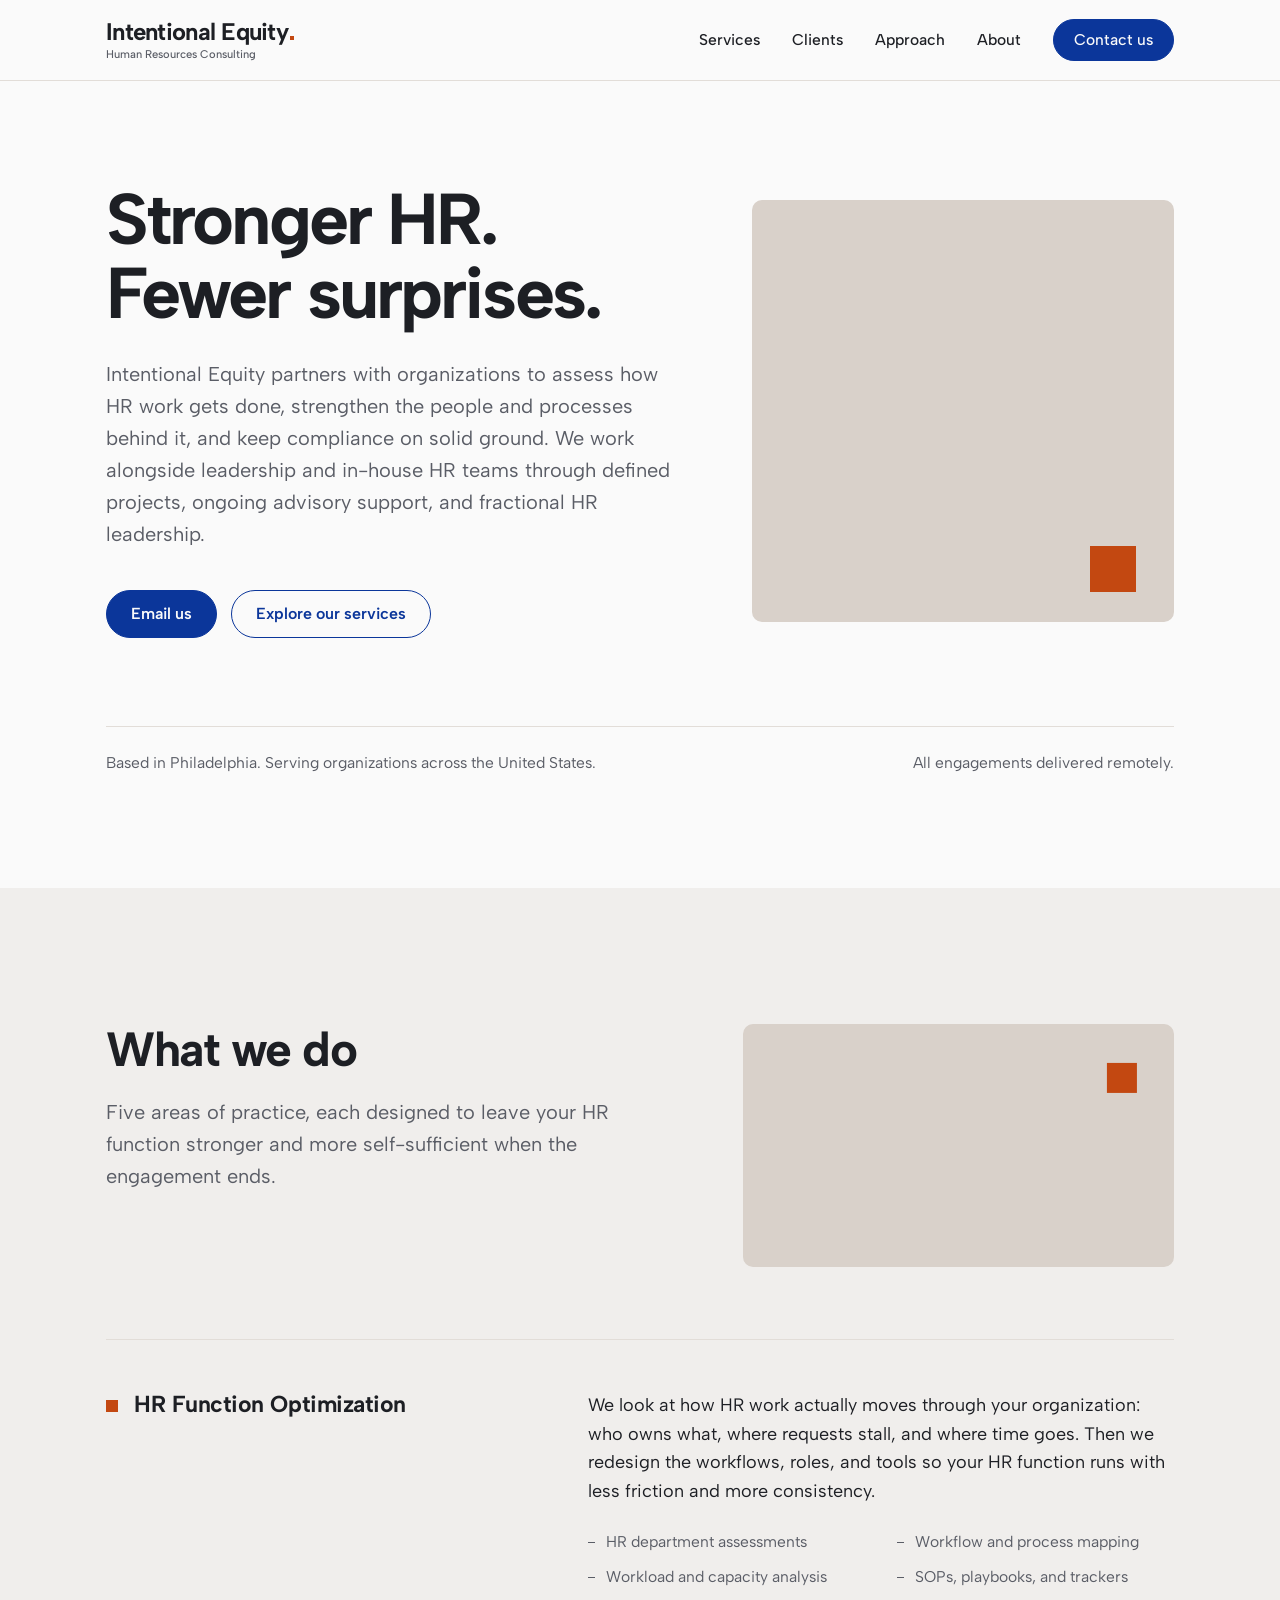
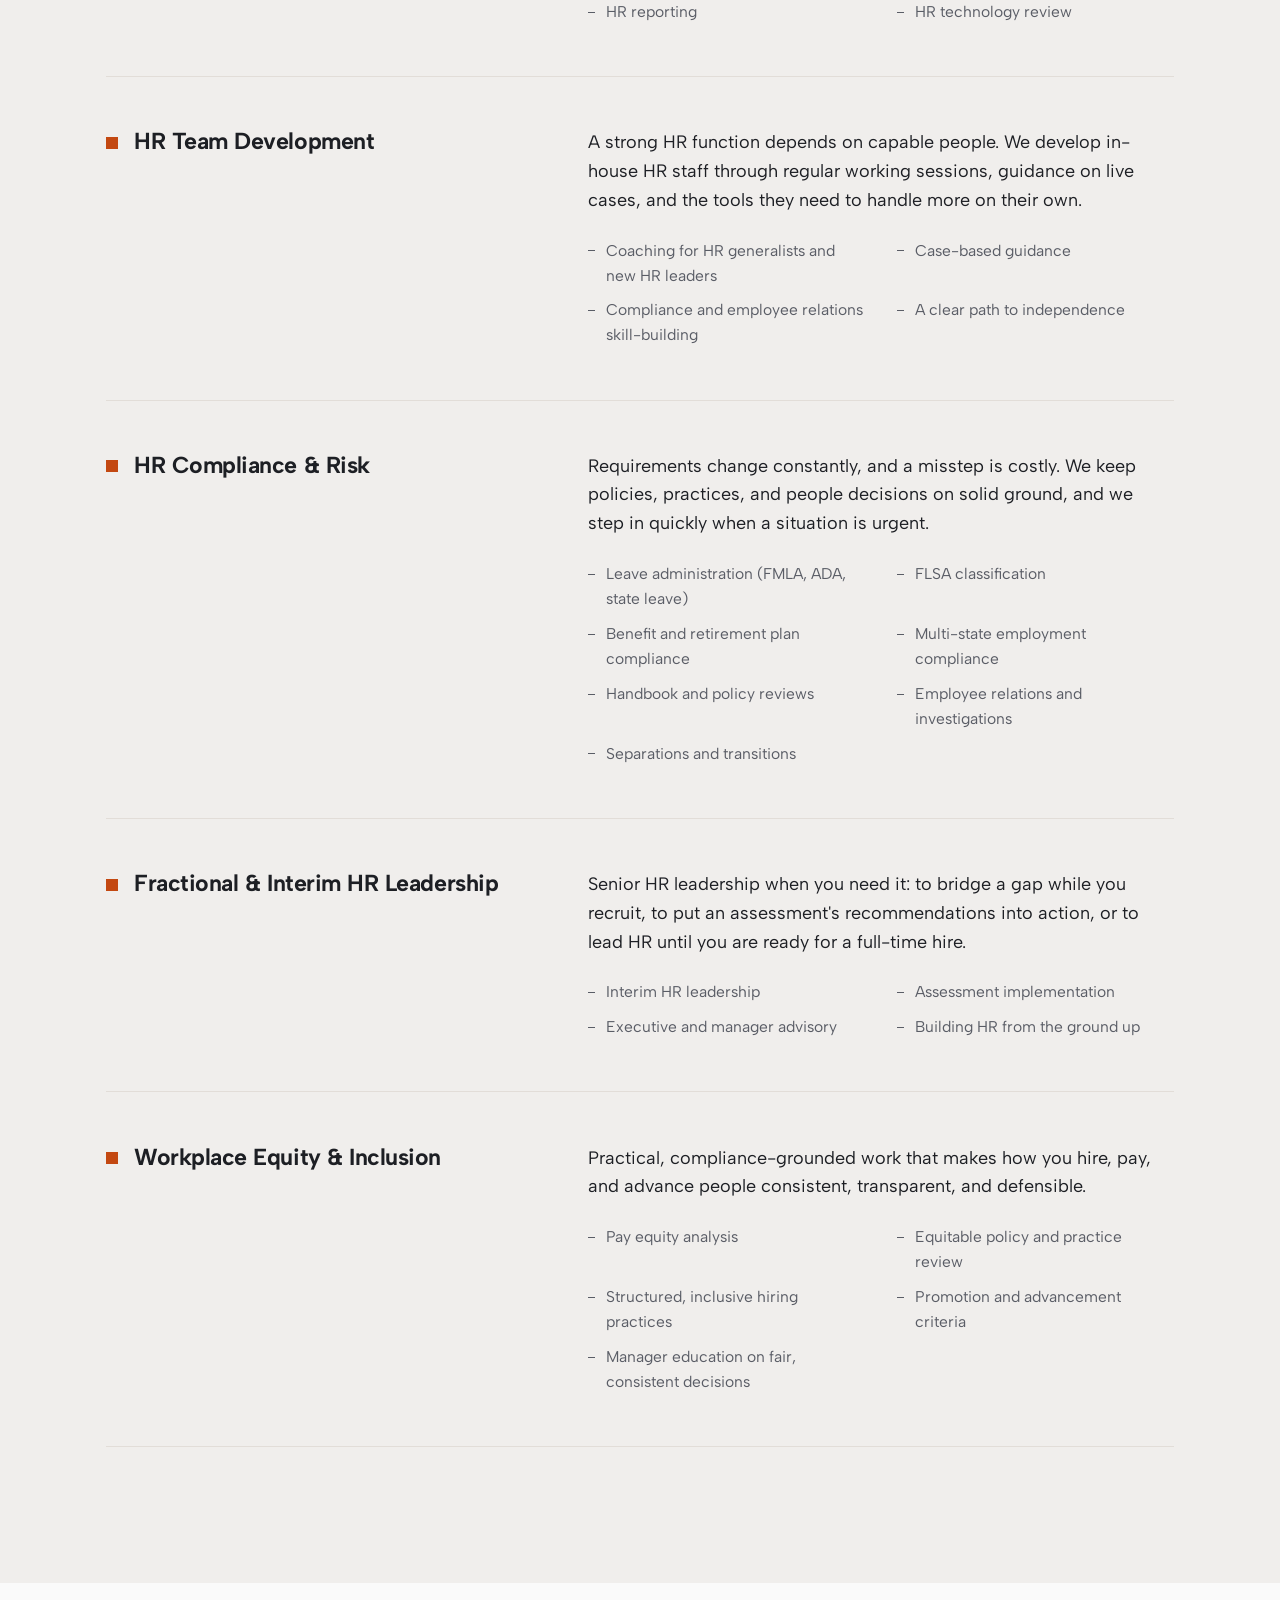
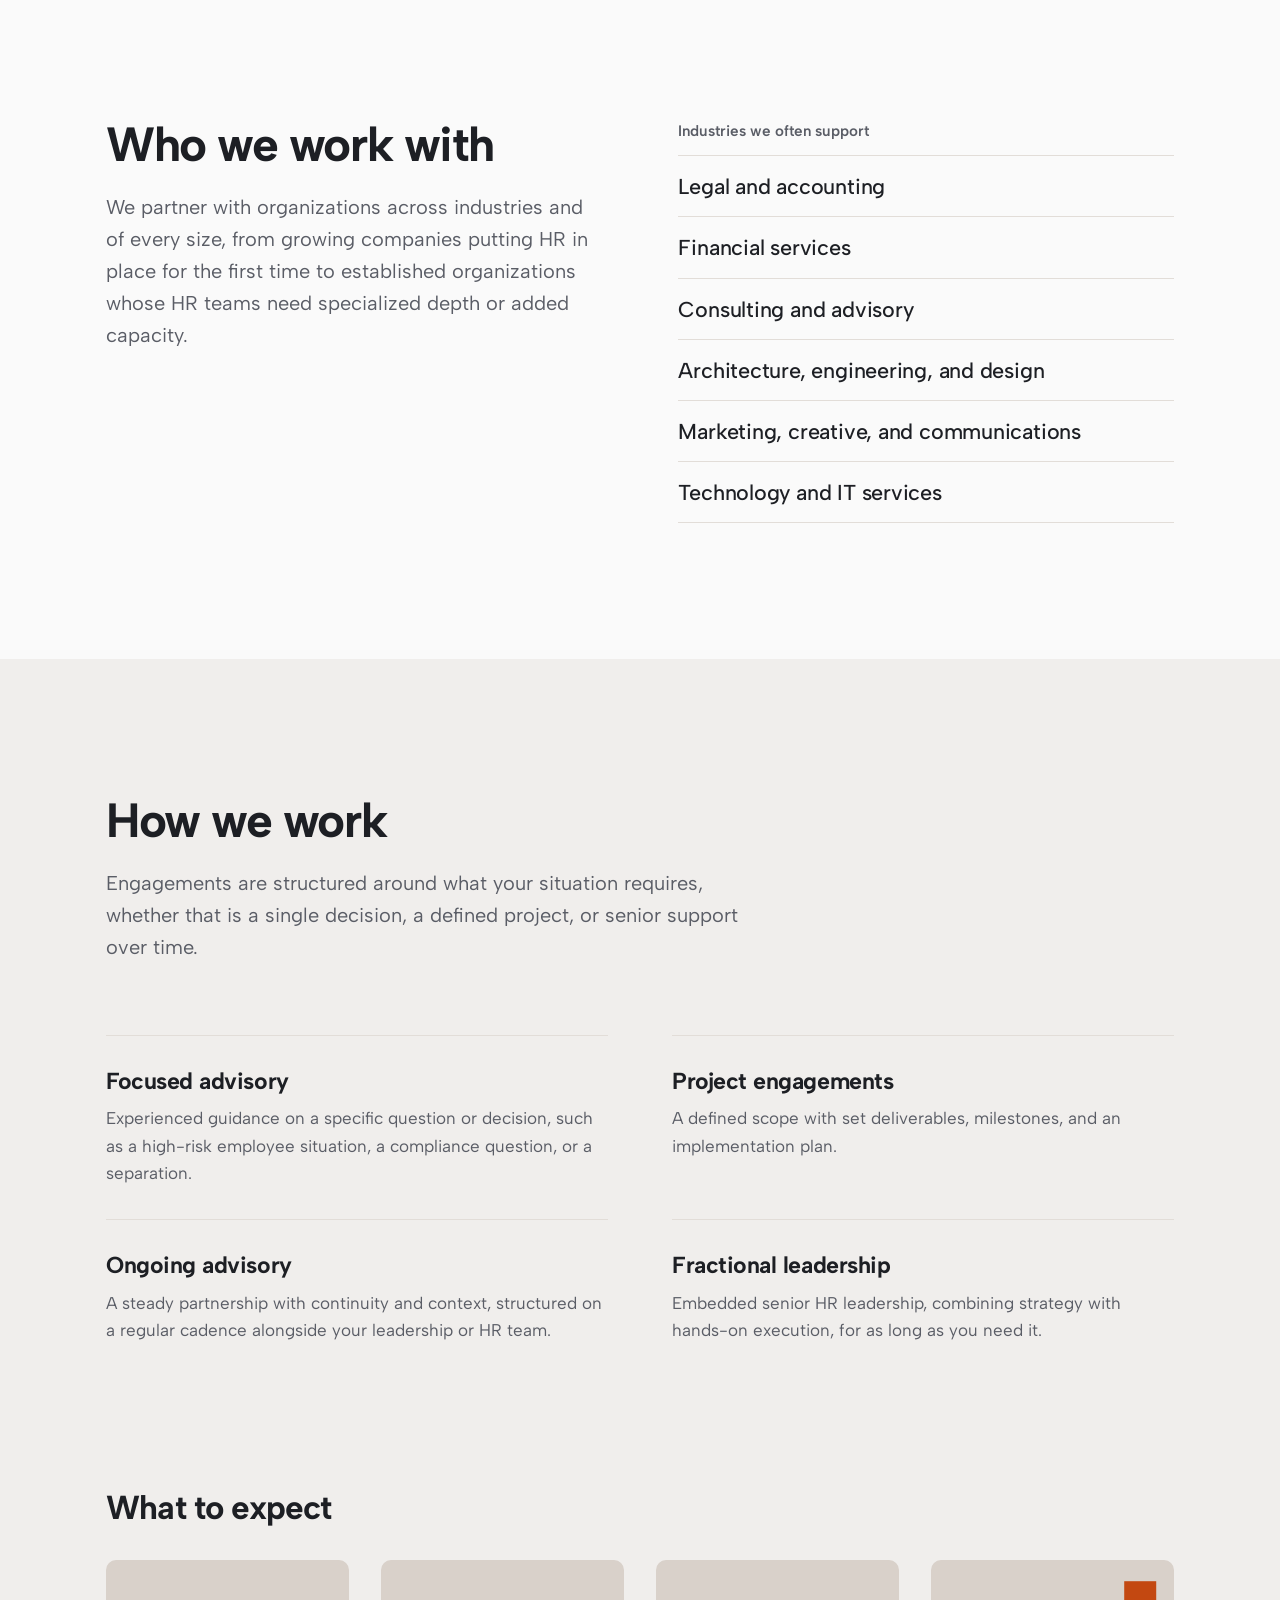
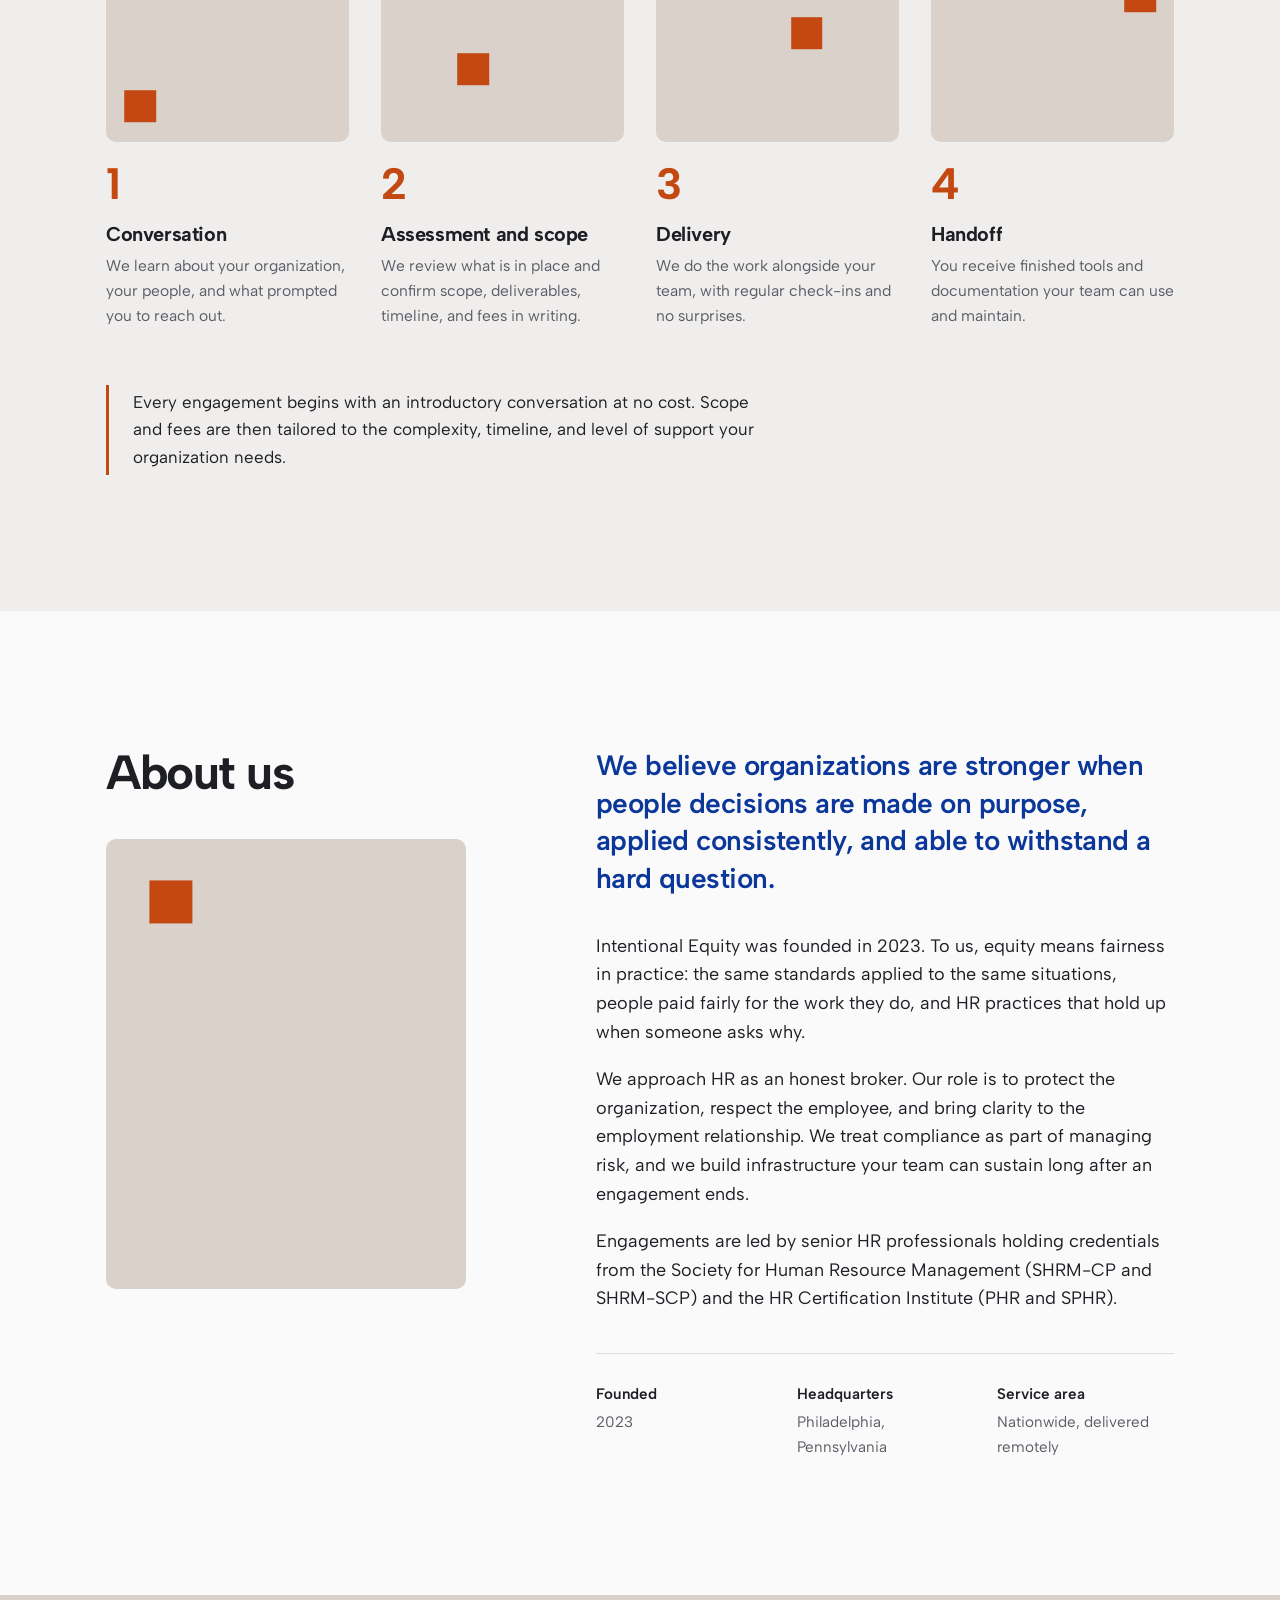
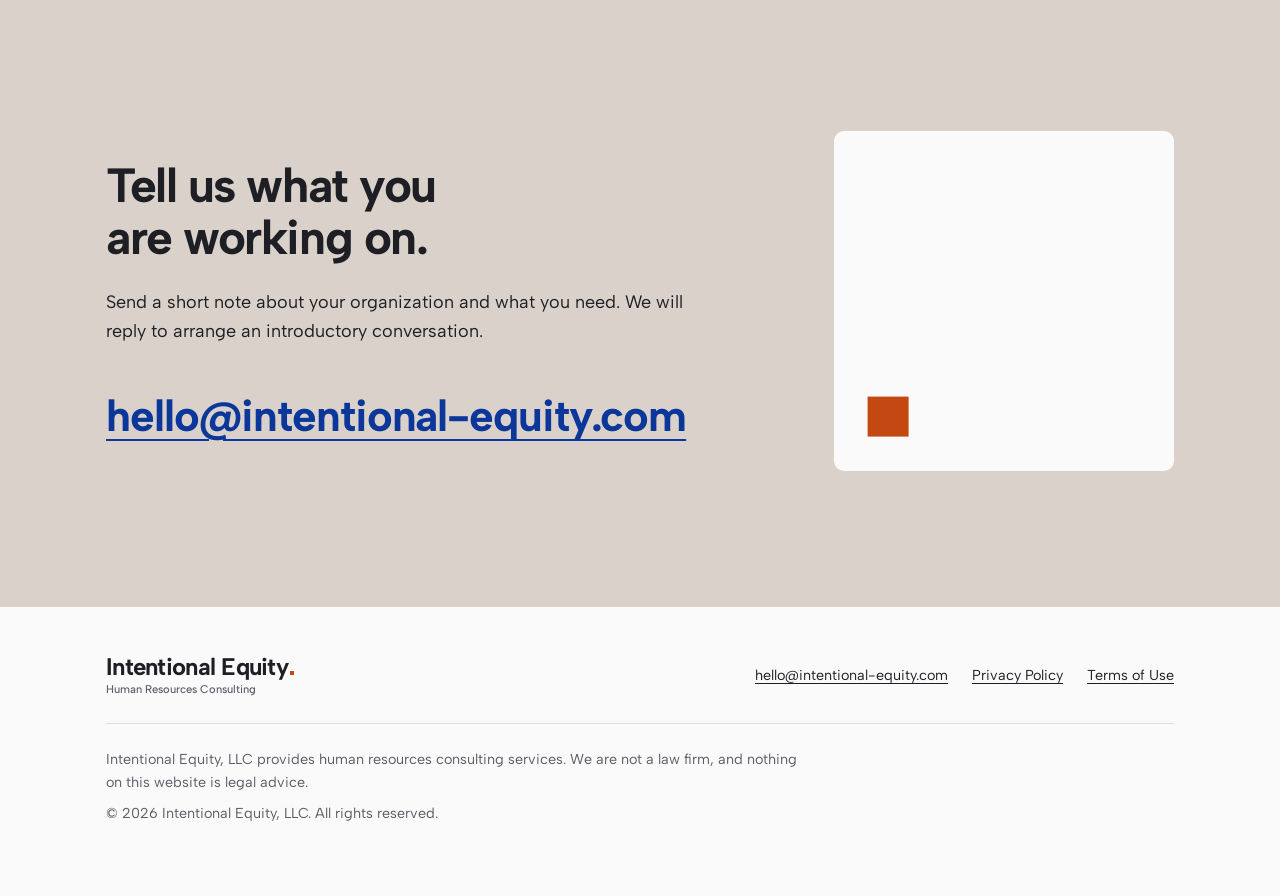
<file: index.html>
<!doctype html>
<html lang="en">
<head>
  <meta charset="utf-8">
  <meta name="viewport" content="width=device-width, initial-scale=1">
  <title>Intentional Equity | HR Operations, Compliance, and Fractional HR Leadership</title>
  <meta name="description" content="Intentional Equity is a boutique HR consultancy. We partner with organizations to strengthen how HR runs, develop in-house HR teams, keep compliance on solid ground, and provide fractional HR leadership.">
  <link rel="canonical" href="https://intentional-equity.com/">

  <meta property="og:type" content="website">
  <meta property="og:site_name" content="Intentional Equity">
  <meta property="og:title" content="Intentional Equity | Stronger HR. Fewer surprises.">
  <meta property="og:description" content="A boutique HR consultancy for HR function optimization, compliance, and fractional HR leadership.">
  <meta property="og:url" content="https://intentional-equity.com/">
  <meta property="og:image" content="https://intentional-equity.com/assets/og-image.png">
  <meta name="twitter:card" content="summary_large_image">

  <link rel="icon" href="assets/favicon.svg" type="image/svg+xml">
  <link rel="icon" href="assets/favicon-32.png" sizes="32x32" type="image/png">
  <link rel="apple-touch-icon" href="assets/apple-touch-icon.png">
  <meta name="theme-color" content="#FAFAFA">

  <link rel="preload" href="assets/fonts/albert-sans-latin-wght-normal.woff2" as="font" type="font/woff2" crossorigin>
  <link rel="stylesheet" href="assets/styles.css">

  <script type="application/ld+json">
  {
    "@context": "https://schema.org",
    "@type": "ProfessionalService",
    "name": "Intentional Equity, LLC",
    "url": "https://intentional-equity.com/",
    "logo": "https://intentional-equity.com/assets/logo/intentional-equity-logo.png",
    "description": "Boutique HR consultancy providing HR function optimization, HR team development, HR compliance, fractional HR leadership, and workplace equity services.",
    "foundingDate": "2023",
    "address": {
      "@type": "PostalAddress",
      "addressLocality": "Philadelphia",
      "addressRegion": "PA",
      "addressCountry": "US"
    },
    "areaServed": { "@type": "Country", "name": "United States" }
  }
  </script>
</head>
<body>
  <a class="skip" href="#main">Skip to content</a>

  <header class="site-header" id="top">
    <div class="wrap header-inner">
      <a class="logo" href="#top" aria-label="Intentional Equity, Human Resources Consulting, back to top">
        <span class="logo-name">Intentional Equity</span>
        <span class="logo-tag">Human Resources Consulting</span>
      </a>
      <nav class="site-nav" aria-label="Primary">
        <ul>
          <li><a href="#services">Services</a></li>
          <li><a href="#clients">Clients</a></li>
          <li><a href="#approach">Approach</a></li>
          <li><a href="#about">About</a></li>
          <li><a class="btn btn-primary" href="#contact">Contact us</a></li>
        </ul>
      </nav>
    </div>
  </header>

  <main id="main">

    <!-- Hero -->
    <section class="hero" aria-labelledby="hero-title">
      <div class="wrap">
        <div class="hero-grid">
          <div>
            <h1 id="hero-title"><span>Stronger HR.</span> <span>Fewer surprises.</span></h1>
            <p class="lede">Intentional Equity partners with organizations to assess how HR work gets done, strengthen the people and processes behind it, and keep compliance on solid ground. We work alongside leadership and in-house HR teams through defined projects, ongoing advisory support, and fractional HR leadership.</p>
            <div class="hero-actions">
              <a class="btn btn-primary js-email" href="#contact" data-subject="Inquiry from intentional-equity.com">Email us</a>
              <a class="btn btn-ghost" href="#services">Explore our services</a>
            </div>
          </div>
          <div class="hero-visual" aria-hidden="true"></div>
        </div>
        <div class="hero-note">
          <p>Based in Philadelphia. Serving organizations across the United States.</p>
          <p>All engagements delivered remotely.</p>
        </div>
      </div>
    </section>

    <!-- Services -->
    <section class="services" id="services" aria-labelledby="services-title">
      <div class="wrap">
        <div class="head-with-art">
          <div class="section-head">
            <h2 id="services-title">What we do</h2>
            <p class="lede">Five areas of practice, each designed to leave your HR function stronger and more self-sufficient when the engagement ends.</p>
          </div>
          <div class="motif motif-wide" style="--x: 88%; --y: 22%;" aria-hidden="true"></div>
        </div>

        <article class="service" id="svc-optimization">
          <div class="service-title">
            <h3>HR Function Optimization</h3>
          </div>
          <div class="service-body">
            <p>We look at how HR work actually moves through your organization: who owns what, where requests stall, and where time goes. Then we redesign the workflows, roles, and tools so your HR function runs with less friction and more consistency.</p>
            <ul class="service-list">
              <li>HR department assessments</li>
              <li>Workflow and process mapping</li>
              <li>Workload and capacity analysis</li>
              <li>SOPs, playbooks, and trackers</li>
              <li>HR reporting</li>
              <li>HR technology review</li>
            </ul>
          </div>
        </article>

        <article class="service" id="svc-team">
          <div class="service-title">
            <h3>HR Team Development</h3>
          </div>
          <div class="service-body">
            <p>A strong HR function depends on capable people. We develop in-house HR staff through regular working sessions, guidance on live cases, and the tools they need to handle more on their own.</p>
            <ul class="service-list">
              <li>Coaching for HR generalists and new HR leaders</li>
              <li>Case-based guidance</li>
              <li>Compliance and employee relations skill-building</li>
              <li>A clear path to independence</li>
            </ul>
          </div>
        </article>

        <article class="service" id="svc-compliance">
          <div class="service-title">
            <h3>HR Compliance &amp; Risk</h3>
          </div>
          <div class="service-body">
            <p>Requirements change constantly, and a misstep is costly. We keep policies, practices, and people decisions on solid ground, and we step in quickly when a situation is urgent.</p>
            <ul class="service-list">
              <li>Leave administration (FMLA, ADA, state leave)</li>
              <li>FLSA classification</li>
              <li>Benefit and retirement plan compliance</li>
              <li>Multi-state employment compliance</li>
              <li>Handbook and policy reviews</li>
              <li>Employee relations and investigations</li>
              <li>Separations and transitions</li>
            </ul>
          </div>
        </article>

        <article class="service" id="svc-fractional">
          <div class="service-title">
            <h3>Fractional &amp; Interim HR Leadership</h3>
          </div>
          <div class="service-body">
            <p>Senior HR leadership when you need it: to bridge a gap while you recruit, to put an assessment's recommendations into action, or to lead HR until you are ready for a full-time hire.</p>
            <ul class="service-list">
              <li>Interim HR leadership</li>
              <li>Assessment implementation</li>
              <li>Executive and manager advisory</li>
              <li>Building HR from the ground up</li>
            </ul>
          </div>
        </article>

        <article class="service" id="svc-equity">
          <div class="service-title">
            <h3>Workplace Equity &amp; Inclusion</h3>
          </div>
          <div class="service-body">
            <p>Practical, compliance-grounded work that makes how you hire, pay, and advance people consistent, transparent, and defensible.</p>
            <ul class="service-list">
              <li>Pay equity analysis</li>
              <li>Equitable policy and practice review</li>
              <li>Structured, inclusive hiring practices</li>
              <li>Promotion and advancement criteria</li>
              <li>Manager education on fair, consistent decisions</li>
            </ul>
          </div>
        </article>
      </div>
    </section>

    <!-- Clients -->
    <section class="clients" id="clients" aria-labelledby="clients-title">
      <div class="wrap clients-grid">
        <div class="section-head">
          <h2 id="clients-title">Who we work with</h2>
          <p class="lede">We partner with organizations across industries and of every size, from growing companies putting HR in place for the first time to established organizations whose HR teams need specialized depth or added capacity.</p>
        </div>
        <div>
          <p class="industry-label">Industries we often support</p>
          <ul class="industry-list">
            <li>Legal and accounting</li>
            <li>Financial services</li>
            <li>Consulting and advisory</li>
            <li>Architecture, engineering, and design</li>
            <li>Marketing, creative, and communications</li>
            <li>Technology and IT services</li>
          </ul>
        </div>
      </div>
    </section>

    <!-- Approach -->
    <section class="approach" id="approach" aria-labelledby="approach-title">
      <div class="wrap">
        <div class="section-head">
          <h2 id="approach-title">How we work</h2>
          <p class="lede">Engagements are structured around what your situation requires, whether that is a single decision, a defined project, or senior support over time.</p>
        </div>

        <div class="models">
          <div class="model">
            <h3>Focused advisory</h3>
            <p>Experienced guidance on a specific question or decision, such as a high-risk employee situation, a compliance question, or a separation.</p>
          </div>
          <div class="model">
            <h3>Project engagements</h3>
            <p>A defined scope with set deliverables, milestones, and an implementation plan.</p>
          </div>
          <div class="model">
            <h3>Ongoing advisory</h3>
            <p>A steady partnership with continuity and context, structured on a regular cadence alongside your leadership or HR team.</p>
          </div>
          <div class="model">
            <h3>Fractional leadership</h3>
            <p>Embedded senior HR leadership, combining strategy with hands-on execution, for as long as you need it.</p>
          </div>
        </div>

        <h3 class="process-head">What to expect</h3>
        <ol class="process">
          <li>
            <div class="motif motif-step" style="--x: 14%; --y: 80%;" aria-hidden="true"></div>
            <h3>Conversation</h3>
            <p>We learn about your organization, your people, and what prompted you to reach out.</p>
          </li>
          <li>
            <div class="motif motif-step" style="--x: 38%; --y: 60%;" aria-hidden="true"></div>
            <h3>Assessment and scope</h3>
            <p>We review what is in place and confirm scope, deliverables, timeline, and fees in writing.</p>
          </li>
          <li>
            <div class="motif motif-step" style="--x: 62%; --y: 40%;" aria-hidden="true"></div>
            <h3>Delivery</h3>
            <p>We do the work alongside your team, with regular check-ins and no surprises.</p>
          </li>
          <li>
            <div class="motif motif-step" style="--x: 86%; --y: 20%;" aria-hidden="true"></div>
            <h3>Handoff</h3>
            <p>You receive finished tools and documentation your team can use and maintain.</p>
          </li>
        </ol>

        <div class="fees">
          <p>Every engagement begins with an introductory conversation at no cost. Scope and fees are then tailored to the complexity, timeline, and level of support your organization needs.</p>
        </div>
      </div>
    </section>

    <!-- About -->
    <section class="about" id="about" aria-labelledby="about-title">
      <div class="wrap about-grid">
        <div class="about-side">
          <h2 id="about-title">About us</h2>
          <div class="motif motif-tall" style="--x: 18%; --y: 14%;" aria-hidden="true"></div>
        </div>
        <div class="about-body">
          <p class="pull">We believe organizations are stronger when people decisions are made on purpose, applied consistently, and able to withstand a hard question.</p>
          <p>Intentional Equity was founded in 2023. To us, equity means fairness in practice: the same standards applied to the same situations, people paid fairly for the work they do, and HR practices that hold up when someone asks why.</p>
          <p>We approach HR as an honest broker. Our role is to protect the organization, respect the employee, and bring clarity to the employment relationship. We treat compliance as part of managing risk, and we build infrastructure your team can sustain long after an engagement ends.</p>
          <p>Engagements are led by senior HR professionals holding credentials from the Society for Human Resource Management (SHRM-CP and SHRM-SCP) and the HR Certification Institute (PHR and SPHR).</p>
          <dl class="about-facts">
            <div>
              <dt>Founded</dt>
              <dd>2023</dd>
            </div>
            <div>
              <dt>Headquarters</dt>
              <dd>Philadelphia, Pennsylvania</dd>
            </div>
            <div>
              <dt>Service area</dt>
              <dd>Nationwide, delivered remotely</dd>
            </div>
          </dl>
        </div>
      </div>
    </section>

    <!-- Contact -->
    <section class="contact" id="contact" aria-labelledby="contact-title">
      <div class="wrap contact-grid">
        <div>
          <h2 id="contact-title">Tell us what you are working on.</h2>
          <p>Send a short note about your organization and what you need. We will reply to arrange an introductory conversation.</p>
          <a class="contact-email js-email" href="#contact" data-subject="Inquiry from intentional-equity.com" data-show-address>hello [at] intentional-equity.com</a>
        </div>
        <div class="motif motif-light motif-contact" style="--x: 16%; --y: 84%;" aria-hidden="true"></div>
      </div>
    </section>

  </main>

  <footer class="site-footer">
    <div class="wrap">
      <div class="footer-top">
        <a class="logo" href="#top" aria-label="Intentional Equity, back to top">
          <span class="logo-name">Intentional Equity</span>
          <span class="logo-tag">Human Resources Consulting</span>
        </a>
        <ul class="footer-links">
          <li><a class="js-email" href="#" data-show-address>hello [at] intentional-equity.com</a></li>
          <li><a href="privacy.html">Privacy Policy</a></li>
          <li><a href="terms.html">Terms of Use</a></li>
        </ul>
      </div>
      <p class="disclaimer">Intentional Equity, LLC provides human resources consulting services. We are not a law firm, and nothing on this website is legal advice.</p>
      <p>&copy; <span data-year>2026</span> Intentional Equity, LLC. All rights reserved.</p>
    </div>
  </footer>

  <script>
    (function () {
      var y = document.querySelector('[data-year]');
      if (y) { y.textContent = new Date().getFullYear(); }
    })();
  </script>
  <script src="assets/email.js"></script>
</body>
</html>
</file>
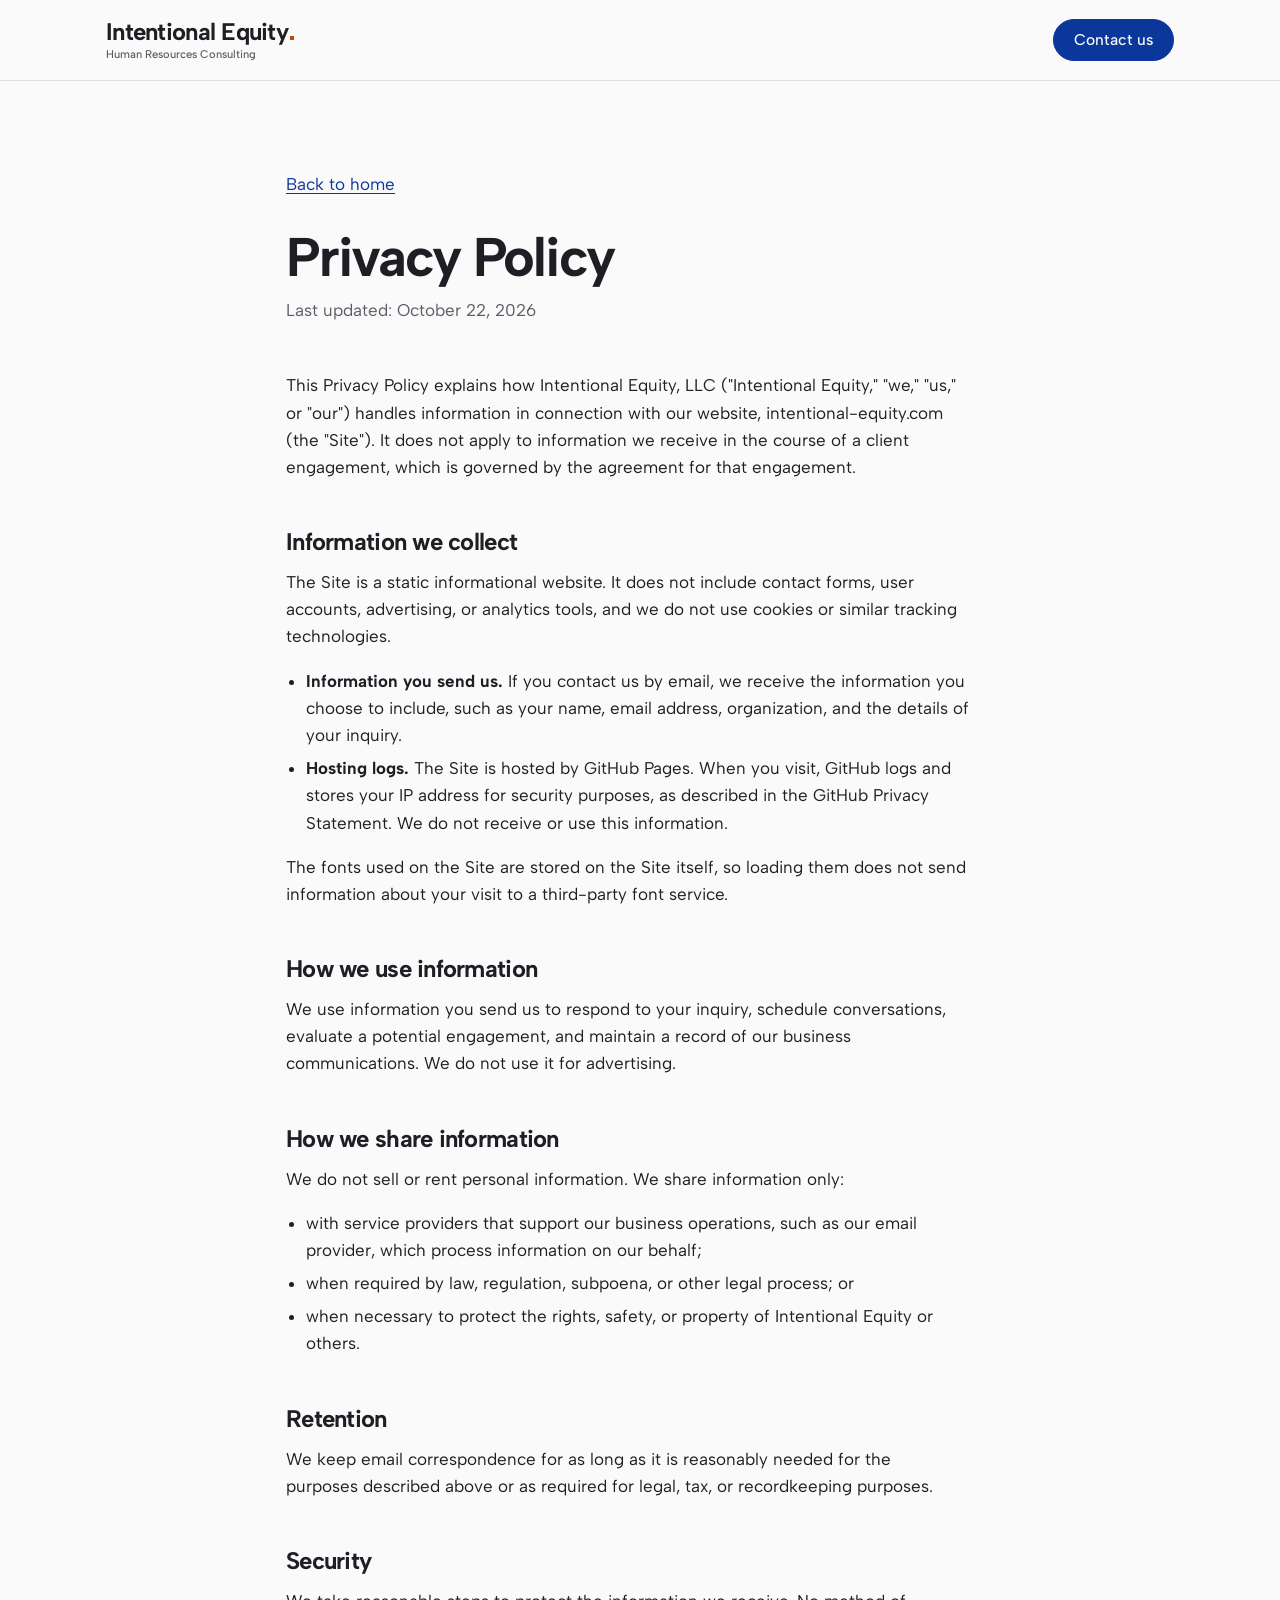
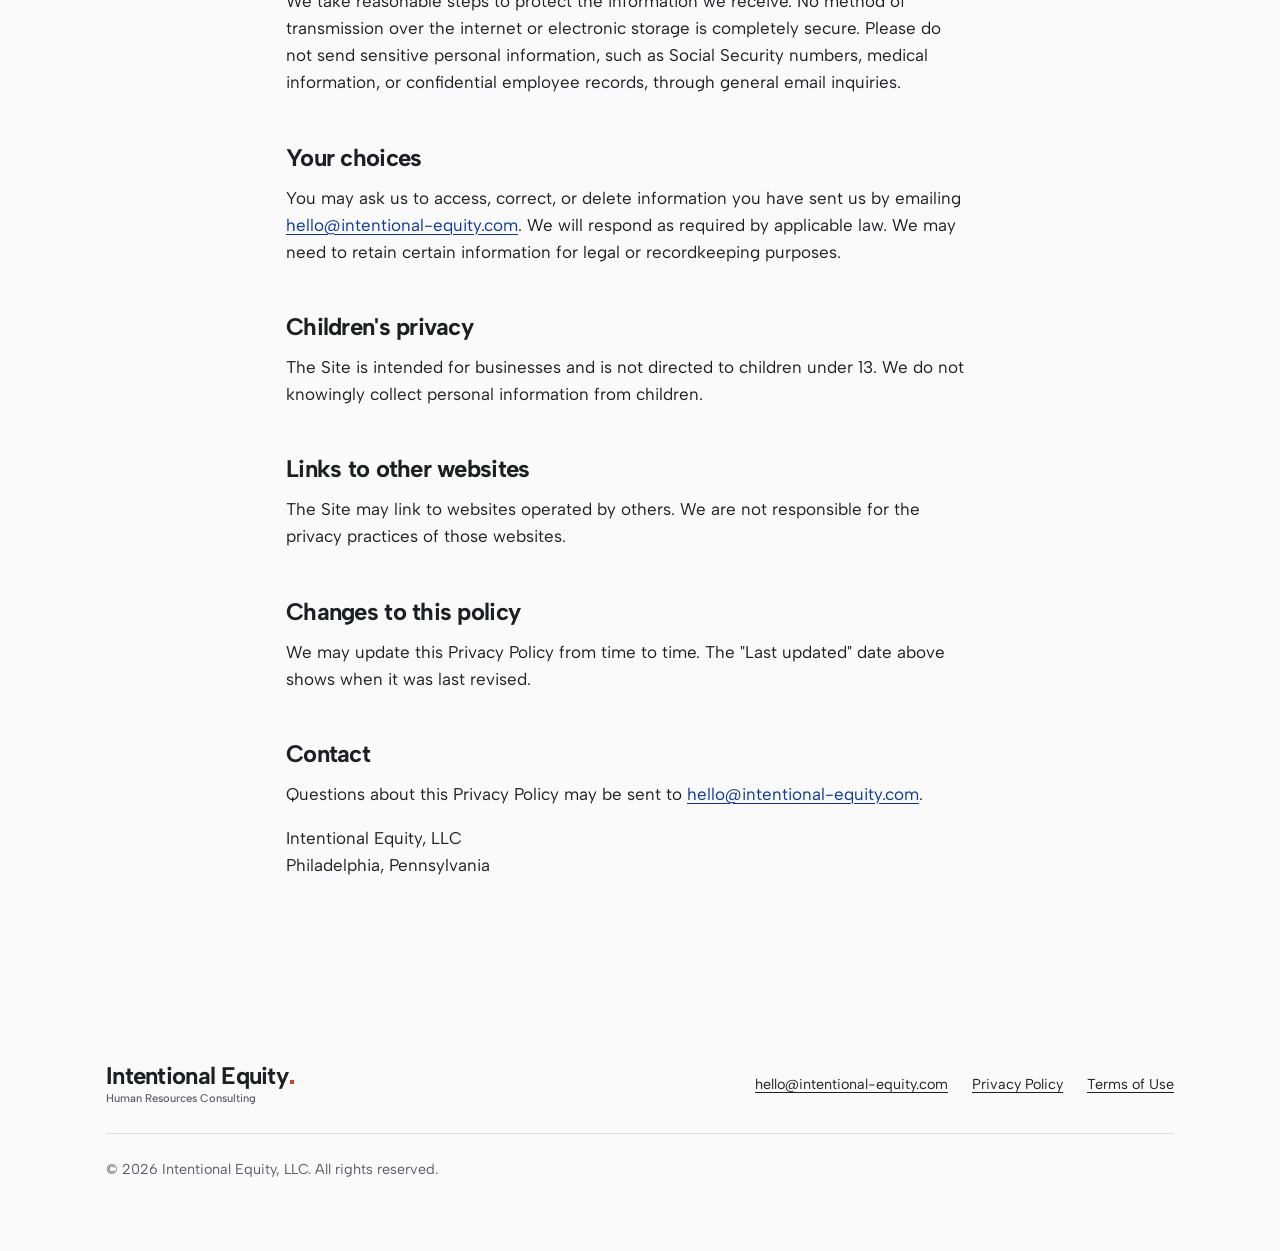
<file: privacy.html>
<!doctype html>
<html lang="en">
<head>
  <meta charset="utf-8">
  <meta name="viewport" content="width=device-width, initial-scale=1">
  <title>Privacy Policy | Intentional Equity</title>
  <meta name="description" content="How Intentional Equity, LLC handles information collected through intentional-equity.com.">
  <link rel="canonical" href="https://intentional-equity.com/privacy.html">
  <link rel="icon" href="assets/favicon.svg" type="image/svg+xml">
  <link rel="icon" href="assets/favicon-32.png" sizes="32x32" type="image/png">
  <link rel="apple-touch-icon" href="assets/apple-touch-icon.png">
  <meta name="theme-color" content="#FAFAFA">
  <link rel="stylesheet" href="assets/styles.css">
</head>
<body>
  <a class="skip" href="#main">Skip to content</a>

  <header class="site-header">
    <div class="wrap header-inner">
      <a class="logo" href="index.html" aria-label="Intentional Equity, home">
        <span class="logo-name">Intentional Equity</span>
        <span class="logo-tag">Human Resources Consulting</span>
      </a>
      <nav class="site-nav" aria-label="Primary">
        <ul>
          <li><a class="btn btn-primary" href="index.html#contact">Contact us</a></li>
        </ul>
      </nav>
    </div>
  </header>

  <main id="main" class="legal">
    <div class="wrap">
      <a class="back" href="index.html">Back to home</a>
      <h1>Privacy Policy</h1>
      <p class="effective">Last updated: October 22, 2026</p>

      <p>This Privacy Policy explains how Intentional Equity, LLC ("Intentional Equity," "we," "us," or "our") handles information in connection with our website, intentional-equity.com (the "Site"). It does not apply to information we receive in the course of a client engagement, which is governed by the agreement for that engagement.</p>

      <h2>Information we collect</h2>
      <p>The Site is a static informational website. It does not include contact forms, user accounts, advertising, or analytics tools, and we do not use cookies or similar tracking technologies.</p>
      <ul>
        <li><strong>Information you send us.</strong> If you contact us by email, we receive the information you choose to include, such as your name, email address, organization, and the details of your inquiry.</li>
        <li><strong>Hosting logs.</strong> The Site is hosted by GitHub Pages. When you visit, GitHub logs and stores your IP address for security purposes, as described in the GitHub Privacy Statement. We do not receive or use this information.</li>
      </ul>
      <p>The fonts used on the Site are stored on the Site itself, so loading them does not send information about your visit to a third-party font service.</p>

      <h2>How we use information</h2>
      <p>We use information you send us to respond to your inquiry, schedule conversations, evaluate a potential engagement, and maintain a record of our business communications. We do not use it for advertising.</p>

      <h2>How we share information</h2>
      <p>We do not sell or rent personal information. We share information only:</p>
      <ul>
        <li>with service providers that support our business operations, such as our email provider, which process information on our behalf;</li>
        <li>when required by law, regulation, subpoena, or other legal process; or</li>
        <li>when necessary to protect the rights, safety, or property of Intentional Equity or others.</li>
      </ul>

      <h2>Retention</h2>
      <p>We keep email correspondence for as long as it is reasonably needed for the purposes described above or as required for legal, tax, or recordkeeping purposes.</p>

      <h2>Security</h2>
      <p>We take reasonable steps to protect the information we receive. No method of transmission over the internet or electronic storage is completely secure. Please do not send sensitive personal information, such as Social Security numbers, medical information, or confidential employee records, through general email inquiries.</p>

      <h2>Your choices</h2>
      <p>You may ask us to access, correct, or delete information you have sent us by emailing <a class="js-email" href="#" data-show-address>hello [at] intentional-equity.com</a>. We will respond as required by applicable law. We may need to retain certain information for legal or recordkeeping purposes.</p>

      <h2>Children's privacy</h2>
      <p>The Site is intended for businesses and is not directed to children under 13. We do not knowingly collect personal information from children.</p>

      <h2>Links to other websites</h2>
      <p>The Site may link to websites operated by others. We are not responsible for the privacy practices of those websites.</p>

      <h2>Changes to this policy</h2>
      <p>We may update this Privacy Policy from time to time. The "Last updated" date above shows when it was last revised.</p>

      <h2>Contact</h2>
      <p>Questions about this Privacy Policy may be sent to <a class="js-email" href="#" data-show-address>hello [at] intentional-equity.com</a>.</p>
      <p>Intentional Equity, LLC<br>Philadelphia, Pennsylvania</p>
    </div>
  </main>

  <footer class="site-footer">
    <div class="wrap">
      <div class="footer-top">
        <a class="logo" href="index.html" aria-label="Intentional Equity, home">
          <span class="logo-name">Intentional Equity</span>
          <span class="logo-tag">Human Resources Consulting</span>
        </a>
        <ul class="footer-links">
          <li><a class="js-email" href="#" data-show-address>hello [at] intentional-equity.com</a></li>
          <li><a href="privacy.html" aria-current="page">Privacy Policy</a></li>
          <li><a href="terms.html">Terms of Use</a></li>
        </ul>
      </div>
      <p>&copy; 2026 Intentional Equity, LLC. All rights reserved.</p>
    </div>
  </footer>
  <script src="assets/email.js"></script>
</body>
</html>
</file>
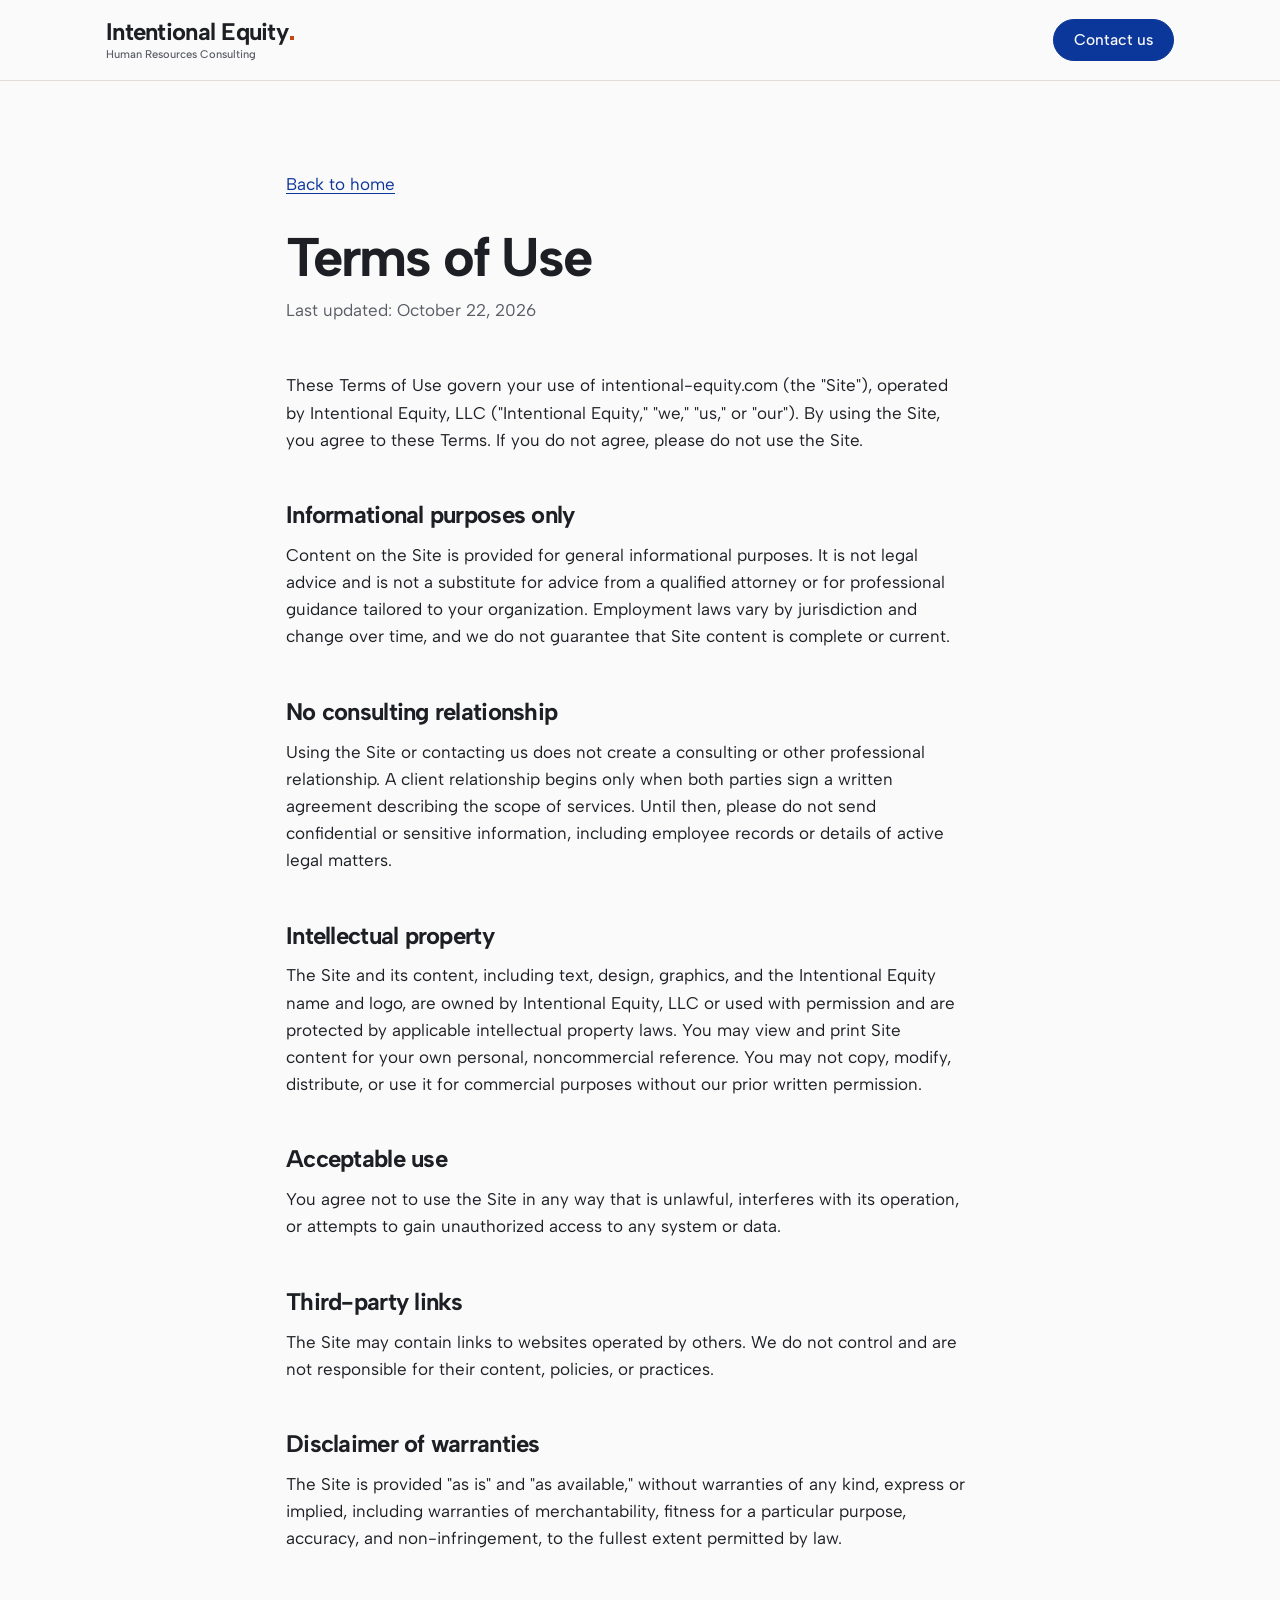
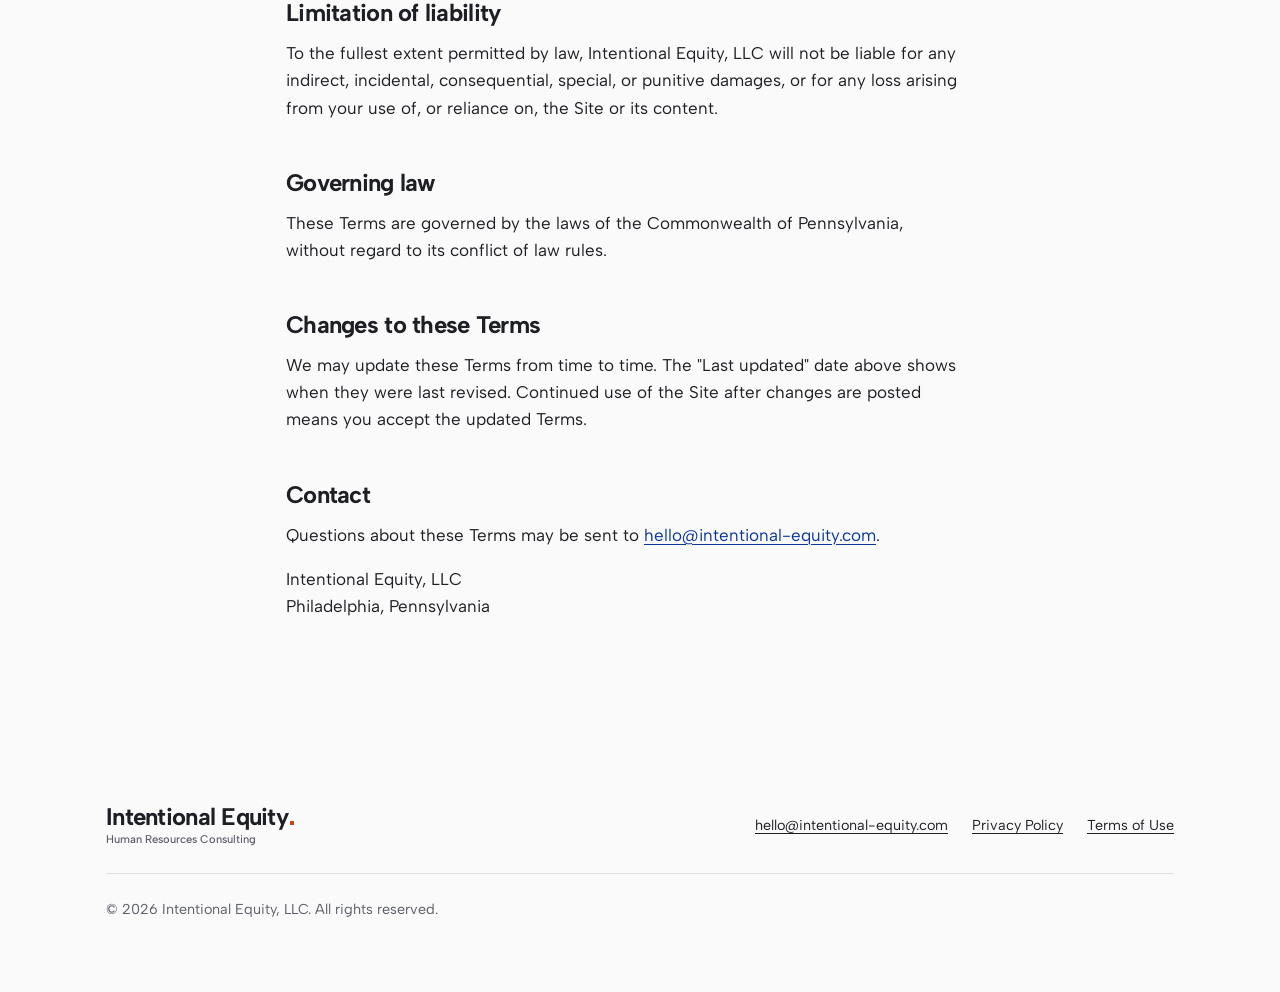
<file: terms.html>
<!doctype html>
<html lang="en">
<head>
  <meta charset="utf-8">
  <meta name="viewport" content="width=device-width, initial-scale=1">
  <title>Terms of Use | Intentional Equity</title>
  <meta name="description" content="Terms governing use of intentional-equity.com.">
  <link rel="canonical" href="https://intentional-equity.com/terms.html">
  <link rel="icon" href="assets/favicon.svg" type="image/svg+xml">
  <link rel="icon" href="assets/favicon-32.png" sizes="32x32" type="image/png">
  <link rel="apple-touch-icon" href="assets/apple-touch-icon.png">
  <meta name="theme-color" content="#FAFAFA">
  <link rel="stylesheet" href="assets/styles.css">
</head>
<body>
  <a class="skip" href="#main">Skip to content</a>

  <header class="site-header">
    <div class="wrap header-inner">
      <a class="logo" href="index.html" aria-label="Intentional Equity, home">
        <span class="logo-name">Intentional Equity</span>
        <span class="logo-tag">Human Resources Consulting</span>
      </a>
      <nav class="site-nav" aria-label="Primary">
        <ul>
          <li><a class="btn btn-primary" href="index.html#contact">Contact us</a></li>
        </ul>
      </nav>
    </div>
  </header>

  <main id="main" class="legal">
    <div class="wrap">
      <a class="back" href="index.html">Back to home</a>
      <h1>Terms of Use</h1>
      <p class="effective">Last updated: October 22, 2026</p>

      <p>These Terms of Use govern your use of intentional-equity.com (the "Site"), operated by Intentional Equity, LLC ("Intentional Equity," "we," "us," or "our"). By using the Site, you agree to these Terms. If you do not agree, please do not use the Site.</p>

      <h2>Informational purposes only</h2>
      <p>Content on the Site is provided for general informational purposes. It is not legal advice and is not a substitute for advice from a qualified attorney or for professional guidance tailored to your organization. Employment laws vary by jurisdiction and change over time, and we do not guarantee that Site content is complete or current.</p>

      <h2>No consulting relationship</h2>
      <p>Using the Site or contacting us does not create a consulting or other professional relationship. A client relationship begins only when both parties sign a written agreement describing the scope of services. Until then, please do not send confidential or sensitive information, including employee records or details of active legal matters.</p>

      <h2>Intellectual property</h2>
      <p>The Site and its content, including text, design, graphics, and the Intentional Equity name and logo, are owned by Intentional Equity, LLC or used with permission and are protected by applicable intellectual property laws. You may view and print Site content for your own personal, noncommercial reference. You may not copy, modify, distribute, or use it for commercial purposes without our prior written permission.</p>

      <h2>Acceptable use</h2>
      <p>You agree not to use the Site in any way that is unlawful, interferes with its operation, or attempts to gain unauthorized access to any system or data.</p>

      <h2>Third-party links</h2>
      <p>The Site may contain links to websites operated by others. We do not control and are not responsible for their content, policies, or practices.</p>

      <h2>Disclaimer of warranties</h2>
      <p>The Site is provided "as is" and "as available," without warranties of any kind, express or implied, including warranties of merchantability, fitness for a particular purpose, accuracy, and non-infringement, to the fullest extent permitted by law.</p>

      <h2>Limitation of liability</h2>
      <p>To the fullest extent permitted by law, Intentional Equity, LLC will not be liable for any indirect, incidental, consequential, special, or punitive damages, or for any loss arising from your use of, or reliance on, the Site or its content.</p>

      <h2>Governing law</h2>
      <p>These Terms are governed by the laws of the Commonwealth of Pennsylvania, without regard to its conflict of law rules.</p>

      <h2>Changes to these Terms</h2>
      <p>We may update these Terms from time to time. The "Last updated" date above shows when they were last revised. Continued use of the Site after changes are posted means you accept the updated Terms.</p>

      <h2>Contact</h2>
      <p>Questions about these Terms may be sent to <a class="js-email" href="#" data-show-address>hello [at] intentional-equity.com</a>.</p>
      <p>Intentional Equity, LLC<br>Philadelphia, Pennsylvania</p>
    </div>
  </main>

  <footer class="site-footer">
    <div class="wrap">
      <div class="footer-top">
        <a class="logo" href="index.html" aria-label="Intentional Equity, home">
          <span class="logo-name">Intentional Equity</span>
          <span class="logo-tag">Human Resources Consulting</span>
        </a>
        <ul class="footer-links">
          <li><a class="js-email" href="#" data-show-address>hello [at] intentional-equity.com</a></li>
          <li><a href="privacy.html">Privacy Policy</a></li>
          <li><a href="terms.html" aria-current="page">Terms of Use</a></li>
        </ul>
      </div>
      <p>&copy; 2026 Intentional Equity, LLC. All rights reserved.</p>
    </div>
  </footer>
  <script src="assets/email.js"></script>
</body>
</html>
</file>
<file: assets/styles.css>
/* Intentional Equity, LLC | Site styles
   Palette: Gallery Blue #0B369A, Burnt Terracotta #C34811, Stone Linen #D9D1CA on #FAFAFA */

@font-face {
  font-family: "Albert Sans";
  src: url("fonts/albert-sans-latin-wght-normal.woff2") format("woff2-variations");
  font-weight: 100 900;
  font-style: normal;
  font-display: swap;
}

:root {
  color-scheme: light;

  /* Brand */
  --blue: #0B369A;
  --blue-deep: #082A78;
  --terracotta: #C34811;
  --stone: #D9D1CA;

  /* Neutrals */
  --bg: #FAFAFA;
  --bg-tint: #F0EEEC;
  --ink: #1D1F24;
  --ink-soft: #5A5D66;
  --rule: #E2DDD8;

  --sans: "Albert Sans", "Segoe UI", system-ui, sans-serif;

  --wrap: 1180px;
  --gutter: clamp(20px, 5vw, 56px);
  --header-h: 80px;
}

*, *::before, *::after { box-sizing: border-box; }

html {
  scroll-behavior: smooth;
  scroll-padding-top: var(--header-h);
  -webkit-text-size-adjust: 100%;
}
@media (prefers-reduced-motion: reduce) {
  html { scroll-behavior: auto; }
}

body {
  margin: 0;
  background: var(--bg);
  color: var(--ink);
  font-family: var(--sans);
  font-size: 1.0625rem;
  line-height: 1.6;
  font-weight: 400;
  -webkit-font-smoothing: antialiased;
}

img, svg { display: block; max-width: 100%; }

a { color: var(--blue); text-underline-offset: 3px; text-decoration-thickness: 1px; }
a:hover { text-decoration-thickness: 2px; }

:focus-visible {
  outline: 2px solid var(--blue);
  outline-offset: 3px;
  border-radius: 2px;
}

.wrap {
  width: 100%;
  max-width: var(--wrap);
  margin: 0 auto;
  padding: 0 var(--gutter);
}

.skip {
  position: absolute;
  left: -9999px;
  top: 0;
  background: var(--blue);
  color: var(--bg);
  padding: 10px 16px;
  z-index: 100;
}
.skip:focus { left: 16px; top: 12px; }

/* ---------- Type ---------- */

h1, h2, h3 {
  font-family: var(--sans);
  font-weight: 700;
  color: var(--ink);
  margin: 0;
}
h1 {
  font-size: clamp(2.6rem, 6vw, 4.5rem);
  line-height: 1.02;
  letter-spacing: -0.04em;
}
h2 {
  text-wrap: balance;
  font-size: clamp(2rem, 4vw, 3rem);
  line-height: 1.08;
  letter-spacing: -0.03em;
}
h3 {
  font-size: 1.45rem;
  line-height: 1.2;
  letter-spacing: -0.02em;
}
p { margin: 0 0 1em; }

.lede {
  font-size: clamp(1.125rem, 1.6vw, 1.25rem);
  line-height: 1.6;
  color: var(--ink-soft);
  max-width: 36em;
}

/* ---------- Logo ---------- */

.logo {
  display: inline-flex;
  flex-direction: column;
  gap: 5px;
  color: var(--ink);
  text-decoration: none;
  line-height: 1;
}
.logo:hover { text-decoration: none; }
.logo-name {
  font-size: 1.5rem;
  font-weight: 700;
  letter-spacing: -0.03em;
  white-space: nowrap;
}
.logo-name::after {
  content: "";
  display: inline-block;
  width: 0.17em;
  height: 0.17em;
  margin-left: 0.07em;
  background: var(--terracotta);
}
.logo-tag {
  font-size: 0.7rem;
  font-weight: 500;
  color: var(--ink-soft);
  white-space: nowrap;
}

/* ---------- Header ---------- */

.site-header {
  position: sticky;
  top: 0;
  z-index: 50;
  background: rgba(250, 250, 250, 0.94);
  -webkit-backdrop-filter: saturate(1.2) blur(8px);
  backdrop-filter: saturate(1.2) blur(8px);
  border-bottom: 1px solid var(--rule);
}

.header-inner {
  display: flex;
  align-items: center;
  justify-content: space-between;
  gap: 24px;
  min-height: var(--header-h);
}

.site-nav ul {
  display: flex;
  align-items: center;
  gap: 32px;
  list-style: none;
  margin: 0;
  padding: 0;
}
.site-nav a {
  color: var(--ink);
  text-decoration: none;
  font-size: 0.975rem;
  font-weight: 500;
}
.site-nav a:hover { color: var(--blue); text-decoration: underline; }

/* ---------- Buttons ---------- */

.btn {
  display: inline-flex;
  align-items: center;
  justify-content: center;
  min-height: 48px;
  padding: 0 24px;
  font-family: var(--sans);
  font-size: 1rem;
  font-weight: 600;
  text-decoration: none;
  border-radius: 999px;
  border: 1px solid var(--blue);
  transition: background-color .15s ease, color .15s ease;
}
.btn-primary { background: var(--blue); color: var(--bg); }
.btn-primary:hover { background: var(--blue-deep); border-color: var(--blue-deep); text-decoration: none; }
.btn-ghost { background: transparent; color: var(--blue); }
.btn-ghost:hover { background: var(--blue); color: var(--bg); text-decoration: none; }
.site-nav .btn { min-height: 42px; padding: 0 20px; color: var(--bg); }
.site-nav .btn:hover { color: var(--bg); text-decoration: none; }

/* ---------- Sections ---------- */

section { padding: clamp(80px, 11vw, 136px) 0; }
.section-head { max-width: 40rem; margin-bottom: clamp(48px, 6vw, 72px); }
.section-head h2 { margin-bottom: 20px; }

/* ---------- Hero ---------- */

.hero { padding-top: clamp(56px, 8vw, 104px); padding-bottom: clamp(72px, 9vw, 112px); }

.hero-grid {
  display: grid;
  grid-template-columns: minmax(0, 1.35fr) minmax(0, 1fr);
  gap: clamp(40px, 6vw, 96px);
  align-items: center;
}
.hero h1 { margin-bottom: 28px; }
.hero h1 span { display: block; }
.hero .lede { margin-bottom: 40px; }
.hero-actions { display: flex; flex-wrap: wrap; gap: 14px; }

.hero-visual {
  position: relative;
  aspect-ratio: 1 / 1;
  background: var(--stone);
  border-radius: 10px;
}
.hero-visual::after {
  content: "";
  position: absolute;
  right: 9%;
  bottom: 7%;
  width: 11%;
  aspect-ratio: 1;
  background: var(--terracotta);
}

.hero-note {
  margin-top: clamp(56px, 7vw, 88px);
  padding-top: 24px;
  border-top: 1px solid var(--rule);
  display: flex;
  flex-wrap: wrap;
  justify-content: space-between;
  gap: 8px 32px;
  color: var(--ink-soft);
  font-size: 0.975rem;
}
.hero-note p { margin: 0; }

/* ---------- Services ---------- */

.services { background: var(--bg-tint); }

.service {
  display: grid;
  grid-template-columns: minmax(0, 5fr) minmax(0, 7fr);
  gap: 24px clamp(32px, 5vw, 80px);
  padding: clamp(36px, 4vw, 52px) 0;
  border-top: 1px solid var(--rule);
}
.service:last-child { border-bottom: 1px solid var(--rule); }

.service-title {
  display: flex;
  align-items: flex-start;
  gap: 16px;
}
.service-title::before {
  content: "";
  width: 12px;
  height: 12px;
  margin-top: 0.55rem;
  flex-shrink: 0;
  background: var(--terracotta);
}
.service-body > p {
  font-size: 1.125rem;
  margin-bottom: 24px;
  max-width: 34em;
}
.service-list {
  list-style: none;
  margin: 0;
  padding: 0;
  display: grid;
  grid-template-columns: 1fr 1fr;
  gap: 10px 32px;
  font-size: 0.975rem;
  color: var(--ink-soft);
}
.service-list li {
  padding-left: 18px;
  position: relative;
}
.service-list li::before {
  content: "";
  position: absolute;
  left: 0;
  top: 0.75em;
  width: 7px;
  height: 1px;
  background: var(--ink-soft);
}

/* ---------- Clients ---------- */

.clients-grid {
  display: grid;
  grid-template-columns: minmax(0, 1fr) minmax(0, 1fr);
  gap: clamp(40px, 6vw, 96px);
  align-items: start;
}
.clients-grid .section-head { margin-bottom: 0; }
.industry-label {
  font-size: 0.95rem;
  font-weight: 600;
  color: var(--ink-soft);
  margin-bottom: 12px;
}
.industry-list {
  list-style: none;
  margin: 0;
  padding: 0;
  border-top: 1px solid var(--rule);
}
.industry-list li {
  font-size: clamp(1.15rem, 1.8vw, 1.35rem);
  font-weight: 500;
  letter-spacing: -0.01em;
  line-height: 1.3;
  padding: 16px 0;
  border-bottom: 1px solid var(--rule);
}

/* ---------- Approach ---------- */

.approach { background: var(--bg-tint); }

.models {
  display: grid;
  grid-template-columns: repeat(2, minmax(0, 1fr));
  gap: 0 clamp(32px, 5vw, 80px);
  margin-bottom: clamp(72px, 9vw, 112px);
}
.model {
  padding: 32px 0;
  border-top: 1px solid var(--rule);
}
.model h3 { margin-bottom: 10px; }
.model p { margin: 0; color: var(--ink-soft); max-width: 30em; }

.process-head {
  font-size: clamp(1.6rem, 2.6vw, 2.1rem);
  letter-spacing: -0.025em;
  margin-bottom: 32px;
}
.process {
  list-style: none;
  counter-reset: step;
  margin: 0 0 56px;
  padding: 0;
  display: grid;
  grid-template-columns: repeat(4, minmax(0, 1fr));
  gap: 32px;
}
.process li { counter-increment: step; }
.process li::before {
  content: counter(step);
  display: block;
  font-size: 2.75rem;
  font-weight: 700;
  letter-spacing: -0.03em;
  line-height: 1;
  color: var(--terracotta);
  margin-bottom: 16px;
}
.process h3 { font-size: 1.25rem; margin-bottom: 8px; }
.process p { margin: 0; color: var(--ink-soft); font-size: 0.975rem; }

.fees {
  border-left: 3px solid var(--terracotta);
  padding: 4px 0 4px 24px;
  max-width: 42rem;
}
.fees p { margin: 0; }

/* ---------- About ---------- */

.about-grid {
  display: grid;
  grid-template-columns: minmax(0, 5fr) minmax(0, 7fr);
  gap: clamp(40px, 6vw, 96px);
}
.about-body p { font-size: 1.125rem; max-width: 34em; }
.about-body .pull {
  font-size: clamp(1.4rem, 2.2vw, 1.75rem);
  font-weight: 600;
  letter-spacing: -0.02em;
  line-height: 1.35;
  color: var(--blue);
  margin-bottom: 1.2em;
}
.about-facts {
  margin: 40px 0 0;
  padding: 28px 0 0;
  display: grid;
  grid-template-columns: repeat(3, minmax(0, 1fr));
  gap: 24px;
  border-top: 1px solid var(--rule);
}
.about-facts div { margin: 0; }
.about-facts dt { font-weight: 600; font-size: 0.95rem; margin-bottom: 4px; }
.about-facts dd { margin: 0; color: var(--ink-soft); font-size: 0.95rem; }

/* ---------- Contact ---------- */

.contact { background: var(--stone); }
.contact h2 { margin-bottom: 24px; max-width: 14em; }
.contact p { max-width: 34em; font-size: 1.125rem; }
.contact-email {
  display: inline-block;
  margin-top: 28px;
  font-size: clamp(1.5rem, 4.4vw, 2.75rem);
  font-weight: 700;
  letter-spacing: -0.025em;
  line-height: 1.15;
  color: var(--blue);
  text-decoration: underline;
  text-decoration-thickness: 2px;
  text-underline-offset: 8px;
  word-break: break-word;
}
.contact-email:hover { text-decoration-thickness: 3px; }

/* ---------- Square motif ---------- */

.motif {
  position: relative;
  background: var(--stone);
  border-radius: 10px;
}
.motif::after {
  content: "";
  position: absolute;
  left: var(--x, 85%);
  top: var(--y, 85%);
  width: var(--sq, 11%);
  aspect-ratio: 1;
  background: var(--terracotta);
  transform: translate(-50%, -50%);
}
.motif-light { background: var(--bg); }
.motif-wide { aspect-ratio: 16 / 9; --sq: 7%; }
.motif-tall { aspect-ratio: 4 / 5; margin-top: 40px; max-width: 360px; --sq: 12%; }
.motif-step { aspect-ratio: 4 / 3; margin-bottom: 20px; --sq: 13%; }
.motif-contact { aspect-ratio: 1; --sq: 12%; }

.head-with-art {
  display: grid;
  grid-template-columns: minmax(0, 1.3fr) minmax(0, 1fr);
  gap: clamp(40px, 6vw, 96px);
  align-items: start;
  margin-bottom: clamp(48px, 6vw, 72px);
}
.head-with-art .section-head { margin-bottom: 0; }

.contact-grid {
  display: grid;
  grid-template-columns: minmax(0, 1.6fr) minmax(0, 1fr);
  gap: clamp(40px, 6vw, 96px);
  align-items: center;
}
.contact-grid .motif-contact { max-width: 340px; justify-self: end; width: 100%; }

.process li { display: flex; flex-direction: column; }
.process .motif-step { order: -1; }

/* ---------- Footer ---------- */

.site-footer {
  padding: 48px 0 56px;
  font-size: 0.9rem;
  color: var(--ink-soft);
}
.footer-top {
  display: flex;
  flex-wrap: wrap;
  justify-content: space-between;
  align-items: center;
  gap: 20px;
  padding-bottom: 28px;
  border-bottom: 1px solid var(--rule);
  margin-bottom: 24px;
}
.footer-links {
  display: flex;
  flex-wrap: wrap;
  gap: 24px;
  list-style: none;
  margin: 0;
  padding: 0;
}
.footer-links a { color: var(--ink); }
.disclaimer { max-width: 48em; margin: 0 0 8px; }

/* ---------- Legal pages ---------- */

.legal { padding: clamp(48px, 7vw, 96px) 0 clamp(80px, 10vw, 120px); }
.legal .wrap { max-width: 820px; }
.legal h1 { font-size: clamp(2.4rem, 5vw, 3.4rem); margin-bottom: 12px; }
.legal .effective { color: var(--ink-soft); margin-bottom: 48px; }
.legal h2 { font-size: 1.5rem; margin: 48px 0 14px; }
.legal p, .legal li { max-width: 40em; }
.legal ul { padding-left: 1.2em; margin: 0 0 1em; }
.legal li { margin-bottom: 6px; }
.back { display: inline-block; margin-bottom: 32px; }

/* ---------- Responsive ---------- */

@media (max-width: 980px) {
  .site-nav li:not(:last-child) { display: none; }
  .hero-grid { grid-template-columns: 1fr; }
  .hero-visual { aspect-ratio: 16 / 7; }
  .service, .clients-grid, .about-grid, .head-with-art, .contact-grid { grid-template-columns: 1fr; }
  .motif-wide { aspect-ratio: 16 / 6; }
  .motif-tall { display: none; }
  .contact-grid .motif-contact { justify-self: start; max-width: none; aspect-ratio: 16 / 6; }
  .process { grid-template-columns: repeat(2, minmax(0, 1fr)); gap: 40px 32px; }
}

@media (max-width: 640px) {
  :root { --header-h: 68px; }
  body { font-size: 1rem; }
  .logo-name { font-size: 1.2rem; }
  .logo-tag { font-size: 0.65rem; }
  .site-nav .btn { min-height: 40px; padding: 0 16px; font-size: 0.9rem; }
  .hero-actions .btn { flex: 1 1 100%; }
  .service-list { grid-template-columns: 1fr; }
  .models { grid-template-columns: 1fr; }
  .process { grid-template-columns: 1fr; gap: 32px; }
  .about-facts { grid-template-columns: 1fr; gap: 16px; }
  .hero-note { flex-direction: column; }
}

@media print {
  .site-header, .hero-visual { display: none; }
}
</file>
